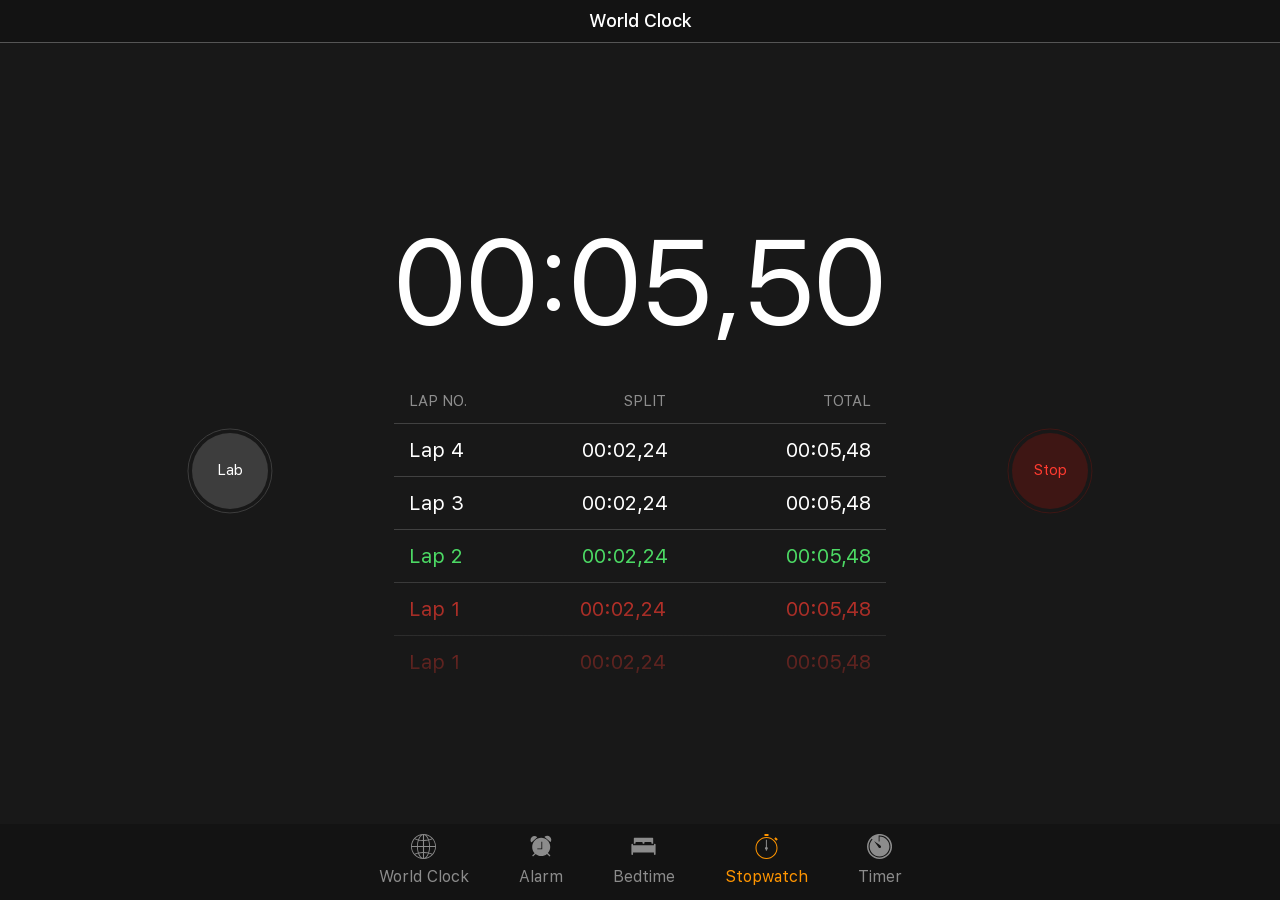
<file: src/stopwatch.html>
<!DOCTYPE html>
<html lang="en">

<head>
    <meta charset="UTF-8" />
    <meta name="viewport" content="width=device-width, initial-scale=1.0" />
    <title>Stopwatch</title>

    <!-- ================ FONTS ================= -->
    <link
        href="https://fonts.googleapis.com/css2?family=Josefin+Sans:wght@400;500;700&family=Roboto:wght@400;500;700;900&display=swap"
        rel="stylesheet" />

    <link rel="stylesheet" href="fonts/stylesheet.css">
    <link rel="stylesheet" href="./css/bootstrap.css" />
    <link rel="stylesheet" href="./css/style.css" />
</head>

<body class="stopwatch-section">

    <nav class="top-nav p-1">
        <h5 class="heading">world clock</h5>
    </nav>

    <section class="stopwatch">
        <div class="stopwatch__content">
            <div class="stopwatch__time">00:05,50</div>
            <ul class="stopwatch__list">
                <li class="stopwatch__item stopwatch__item--header color-gray">
                    <span class="left uppercase">LAP NO.</span>
                    <span class="center uppercase">SPLIT</span>
                    <span class="right uppercase">total</span>
                </li>

                <li class="stopwatch__item stopwatch__item--body">
                    <span class="left capitalize">lap 4</span>
                    <span class="center capitalize">00:02,24</span>
                    <span class="right capitalize">00:05,48</span>
                </li>
                <li class="stopwatch__item stopwatch__item--body">
                    <span class="left capitalize">lap 3</span>
                    <span class="center capitalize">00:02,24</span>
                    <span class="right capitalize">00:05,48</span>
                </li>
                <li class="color-green stopwatch__item stopwatch__item--body">
                    <span class="left capitalize">lap 2</span>
                    <span class="center capitalize">00:02,24</span>
                    <span class="right capitalize">00:05,48</span>
                </li>
                <li class="color-red stopwatch__item stopwatch__item--body">
                    <span class="left capitalize">lap 1</span>
                    <span class="center capitalize">00:02,24</span>
                    <span class="right capitalize">00:05,48</span>
                </li>
                <li class="color-red stopwatch__item stopwatch__item--body">
                    <span class="left capitalize">lap 1</span>
                    <span class="center capitalize">00:02,24</span>
                    <span class="right capitalize">00:05,48</span>
                </li>
            </ul>
        </div>

        <div class="stopwatch__buttons">
            <button class="prev-btn btn">lab</button>
            <button class="next-btn btn">stop</button>
        </div>
    </section>

    <nav class="nav">
        <ul class="nav__list">
            <li class="nav__item">
                <a href="index.html" class="nav__link">
                    <svg>
                        <use xlink:href="img/icons.svg#icon-Icon-world"></use>
                    </svg>
                    <span>world clock</span>
                </a>
            </li>
            <li class="nav__item">
                <a href="alarm.html" class="nav__link">
                    <svg>
                        <use xlink:href="img/icons.svg#icon-icon-timer"></use>
                    </svg>
                    <span>alarm</span>
                </a>
            </li>
            <li class="nav__item">
                <a href="badtime.html" class="nav__link">
                    <svg>
                        <use xlink:href="img/icons.svg#icon-Icon-3"></use>
                    </svg>
                    <span>Bedtime</span>
                </a>
            </li>
            <li class="nav__item active">
                <a href="stopwatch.html" class="nav__link">
                    <svg>
                        <use xlink:href="img/icons.svg#icon-Icon-4"></use>
                    </svg>
                    <span>Stopwatch</span>
                </a>
            </li>
            <li class="nav__item">
                <a href="timer.html" class="nav__link">
                    <svg>
                        <use xlink:href="img/icons.svg#icon-Icon-51"></use>
                    </svg>
                    <span>timer</span>
                </a>
            </li>
        </ul>
    </nav>

</body>

</html>
</file>
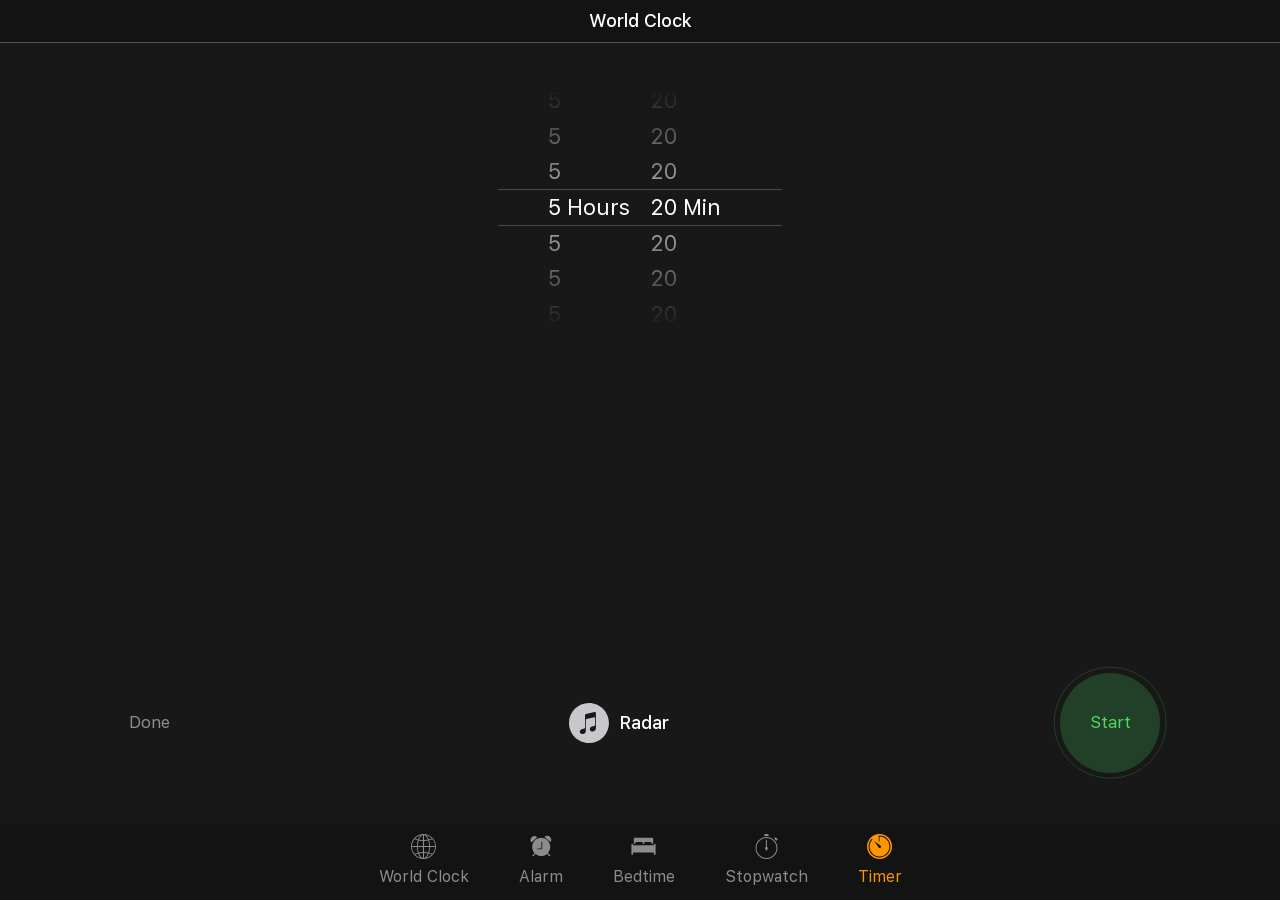
<file: src/timer.html>
<!DOCTYPE html>
<html lang="en">

<head>
    <meta charset="UTF-8" />
    <meta name="viewport" content="width=device-width, initial-scale=1.0" />
    <title>timer</title>

    <!-- ================ FONTS ================= -->
    <link
        href="https://fonts.googleapis.com/css2?family=Josefin+Sans:wght@400;500;700&family=Roboto:wght@400;500;700;900&display=swap"
        rel="stylesheet" />

    <link rel="stylesheet" href="fonts/stylesheet.css">
    <link rel="stylesheet" href="./css/bootstrap.css" />
    <link rel="stylesheet" href="./css/style.css" />
</head>

<body class="timer-section">

    <nav class="top-nav p-1">
        <h5 class="heading">world clock</h5>
    </nav>

    <section class="timer">
        <div class="timer__content">
            <div class="timer__top">
                <ul class="timer__list">
                    <li class="timer__item">
                        <span class="hours">5</span>
                        <span class="min">20</span>
                    </li>
                    <li class="timer__item">
                        <span class="hours">5</span>
                        <span class="min">20</span>
                    </li>
                    <li class="timer__item">
                        <span class="hours">5</span>
                        <span class="min">20</span>
                    </li>
                    <li class="timer__item active">
                        <span class="hours">5 hours</span>
                        <span class="min">20 min</span>
                    </li>
                    <li class="timer__item">
                        <span class="hours">5</span>
                        <span class="min">20</span>
                    </li>
                    <li class="timer__item">
                        <span class="hours">5</span>
                        <span class="min">20</span>
                    </li>
                    <li class="timer__item">
                        <span class="hours">5</span>
                        <span class="min">20</span>
                    </li>
                </ul>
            </div>
            <div class="timer__bottom">
                <button class="btn btn-text btn-done">done</button>
                <div class="timer__name">
                    <div class="radar-icon">
                        <svg>
                            <use xlink:href="img/icons.svg#icon-music"></use>
                        </svg>
                    </div>
                    <h5 class="heading">radar</h5>
                </div>
                <button class="btn btn-start">start</button>
            </div>
        </div>
    </section>

    <nav class="nav">
        <ul class="nav__list">
            <li class="nav__item">
                <a href="index.html" class="nav__link">
                    <svg>
                        <use xlink:href="img/icons.svg#icon-Icon-world"></use>
                    </svg>
                    <span>world clock</span>
                </a>
            </li>
            <li class="nav__item">
                <a href="alarm.html" class="nav__link">
                    <svg>
                        <use xlink:href="img/icons.svg#icon-icon-timer"></use>
                    </svg>
                    <span>alarm</span>
                </a>
            </li>
            <li class="nav__item">
                <a href="badtime.html" class="nav__link">
                    <svg>
                        <use xlink:href="img/icons.svg#icon-Icon-3"></use>
                    </svg>
                    <span>Bedtime</span>
                </a>
            </li>
            <li class="nav__item">
                <a href="stopwatch.html" class="nav__link">
                    <svg>
                        <use xlink:href="img/icons.svg#icon-Icon-4"></use>
                    </svg>
                    <span>Stopwatch</span>
                </a>
            </li>
            <li class="nav__item active">
                <a href="timer.html" class="nav__link">
                    <svg>
                        <use xlink:href="img/icons.svg#icon-Icon-51"></use>
                    </svg>
                    <span>timer</span>
                </a>
            </li>
        </ul>
    </nav>

</body>

</html>
</file>
<file: src/fonts/stylesheet.css>
@font-face {
    font-family: 'SF UI Display';
    src: url('SFUIDisplay-Light.woff2') format('woff2'),
        url('SFUIDisplay-Light.woff') format('woff');
    font-weight: 200;
    font-style: normal;
    font-display: swap;
}

@font-face {
    font-family: 'SF UI Display';
    src: url('SFUIDisplay-Regular.woff2') format('woff2'),
        url('SFUIDisplay-Regular.woff') format('woff');
    font-weight: normal;
    font-style: normal;
    font-display: swap;
}

@font-face {
    font-family: 'SF UI Display';
    src: url('SFUIDisplay-Medium.woff2') format('woff2'),
        url('SFUIDisplay-Medium.woff') format('woff');
    font-weight: 500;
    font-style: normal;
    font-display: swap;
}

@font-face {
    font-family: 'SF UI Display';
    src: url('SFUIDisplay-Semibold.woff2') format('woff2'),
        url('SFUIDisplay-Semibold.woff') format('woff');
    font-weight: 600;
    font-style: normal;
    font-display: swap;
}

@font-face {
    font-family: 'SF UI Display';
    src: url('SFUIDisplay-Thin.woff2') format('woff2'),
        url('SFUIDisplay-Thin.woff') format('woff');
    font-weight: 100;
    font-style: normal;
    font-display: swap;
}

@font-face {
    font-family: 'SF UI Display';
    src: url('SFUIDisplay-Ultralight.woff2') format('woff2'),
        url('SFUIDisplay-Ultralight.woff') format('woff');
    font-weight: 200;
    font-style: normal;
    font-display: swap;
}

@font-face {
    font-family: 'SF UI Display';
    src: url('SFUIDisplay-Black.woff2') format('woff2'),
        url('SFUIDisplay-Black.woff') format('woff');
    font-weight: 900;
    font-style: normal;
    font-display: swap;
}

@font-face {
    font-family: 'SF UI Display';
    src: url('SFUIDisplay-Bold.woff2') format('woff2'),
        url('SFUIDisplay-Bold.woff') format('woff');
    font-weight: bold;
    font-style: normal;
    font-display: swap;
}

@font-face {
    font-family: 'SF UI Display';
    src: url('SFUIDisplay-Heavy.woff2') format('woff2'),
        url('SFUIDisplay-Heavy.woff') format('woff');
    font-weight: 900;
    font-style: normal;
    font-display: swap;
}

@font-face {
    font-family: 'SF UI Text';
    src: url('SFUIText-Medium.woff2') format('woff2'),
        url('SFUIText-Medium.woff') format('woff');
    font-weight: 500;
    font-style: normal;
    font-display: swap;
}

@font-face {
    font-family: 'SF UI Text';
    src: url('SFUIText-Regular.woff2') format('woff2'),
        url('SFUIText-Regular.woff') format('woff');
    font-weight: normal;
    font-style: normal;
    font-display: swap;
}

@font-face {
    font-family: 'SF UI Text';
    src: url('SFUIText-Semibold.woff2') format('woff2'),
        url('SFUIText-Semibold.woff') format('woff');
    font-weight: 600;
    font-style: normal;
    font-display: swap;
}

@font-face {
    font-family: 'SF UI Text';
    src: url('SFUIText-Bold.woff2') format('woff2'),
        url('SFUIText-Bold.woff') format('woff');
    font-weight: bold;
    font-style: normal;
    font-display: swap;
}

@font-face {
    font-family: 'SF UI Text';
    src: url('SFUIText-Heavy.woff2') format('woff2'),
        url('SFUIText-Heavy.woff') format('woff');
    font-weight: 900;
    font-style: normal;
    font-display: swap;
}

@font-face {
    font-family: 'SF UI Text';
    src: url('SFUIText-Light.woff2') format('woff2'),
        url('SFUIText-Light.woff') format('woff');
    font-weight: 300;
    font-style: normal;
    font-display: swap;
}

@font-face {
    font-family: 'Open Sans';
    src: url('OpenSans-Regular.woff2') format('woff2'),
        url('OpenSans-Regular.woff') format('woff');
    font-weight: normal;
    font-style: normal;
    font-display: swap;
}
</file>
<file: src/css/style.css>
*,
*::after,
*::before {
  margin: 0;
  padding: 0;
  box-sizing: border-box;
  list-style: none;
  text-decoration: none;
  outline: none;
  text-transform: capitalize;
}

html {
  font-size: 62.5%;
  scroll-behavior: smooth;
  overflow-x: hidden;
}
@media only screen and (max-width: 64em) {
  html {
    font-size: 55%;
  }
}
@media only screen and (max-width: 64em) {
  html {
    font-size: 50%;
  }
}

body {
  font-family: "SF UI Text", sans-serif;
  font-size: 1.6rem;
  line-height: 1.6;
  color: #fff;
  overflow-x: hidden;
  background-color: #181818;
}

.containers {
  width: 95%;
  max-width: 120rem;
}

h5.heading {
  font-size: clamp(18px, 3vw, 2.4rem);
  font-size: 1.8rem;
}

h4.heading {
  font-size: 2.2rem;
}

h6.heading {
  font-size: 1.5rem;
}

.p__text {
  font-size: 1.6rem;
  color: #8c8c8c;
}

.bold {
  font-weight: bold;
}

.center {
  text-align: center;
}

.uppercase {
  text-transform: uppercase;
}

.capitalize {
  text-transform: capitalize;
}

.color-dark {
  fill: #8c8c8c;
  color: #8c8c8c;
}

html,
body,
div,
span,
applet,
object,
iframe,
h1,
h2,
h3,
h4,
h5,
h6,
p,
blockquote,
pre,
a,
abbr,
acronym,
address,
big,
cite,
code,
del,
dfn,
em,
img,
ins,
kbd,
q,
s,
samp,
small,
strike,
strong,
sub,
sup,
tt,
var,
b,
u,
i,
center,
dl,
dt,
dd,
ol,
ul,
li,
fieldset,
form,
label,
legend,
table,
caption,
tbody,
tfoot,
thead,
tr,
th,
td,
article,
aside,
canvas,
details,
embed,
figure,
figcaption,
footer,
header,
hgroup,
menu,
nav,
output,
ruby,
section,
summary,
time,
mark,
audio,
video {
  margin: 0;
  padding: 0;
  border: 0;
  vertical-align: baseline;
}

article,
aside,
details,
figcaption,
figure,
footer,
header,
hgroup,
menu,
nav,
section {
  display: block;
}

ol,
ul {
  list-style: none;
}

blockquote,
q {
  quotes: none;
}

blockquote:before,
blockquote:after,
q:before,
q:after {
  content: "";
  content: none;
}

table {
  border-collapse: collapse;
  border-spacing: 0;
}

a:hover {
  text-decoration: none;
}

.white {
  color: #fff;
}

.laptop-land-show {
  display: none !important;
}
@media only screen and (max-width: 75em) {
  .laptop-land-show {
    display: block !important;
  }
}

@media only screen and (max-width: 75em) {
  .laptop-land-hide {
    display: none;
  }
}

.laptop-port-show {
  display: none;
}
@media only screen and (max-width: 64em) {
  .laptop-port-show {
    display: block;
  }
}

@media only screen and (max-width: 64em) {
  .laptop-port-hide {
    display: none;
  }
}

.tablet-land-show {
  display: none !important;
}
@media only screen and (max-width: 62em) {
  .tablet-land-show {
    display: block !important;
  }
}

@media only screen and (max-width: 62em) {
  .tablet-land-hide {
    display: none !important;
  }
}

.tablet-port-show {
  display: none !important;
}
@media only screen and (max-width: 48em) {
  .tablet-port-show {
    display: block !important;
  }
}

@media only screen and (max-width: 48em) {
  .tablet-port-hide {
    display: none !important;
  }
}

@media only screen and (max-width: 35.9375em) {
  .mbl-land-hide {
    display: none;
  }
}

.mbl-land-show {
  display: none;
}
@media only screen and (max-width: 35.9375em) {
  .mbl-land-show {
    display: block;
  }
}

.hide {
  opacity: 0;
  visibility: hidden;
}

.m--1 {
  margin: 0.5rem !important;
}

.m-1 {
  margin: 1rem !important;
}

.m-2 {
  margin: 2rem !important;
}

.m-3 {
  margin: 3rem !important;
}

.m-3 {
  margin: 3rem !important;
}

.m-4 {
  margin: 4rem !important;
}

.m-5 {
  margin: 5rem !important;
}

.mt-1 {
  margin-top: 1rem !important;
}

.mt-2 {
  margin-top: 2rem !important;
}

.mt-3 {
  margin-top: 3rem !important;
}

.mt-4 {
  margin-top: 4rem !important;
}

.mt-5 {
  margin-top: 5rem !important;
}

.mt-6 {
  margin-top: 6rem !important;
}

.mt-7 {
  margin-top: 7rem !important;
}

.mt-8 {
  margin-top: 8rem !important;
}

.mt-9 {
  margin-top: 9rem !important;
}

.mt-10 {
  margin-top: 10rem !important;
}

.mb-1 {
  margin-bottom: 1rem !important;
}

.mb-2 {
  margin-bottom: 2rem !important;
}

.mb-3 {
  margin-bottom: 3rem !important;
}

.mb-4 {
  margin-bottom: 4rem !important;
}

.mb-5 {
  margin-bottom: 5rem !important;
}

.mb-6 {
  margin-bottom: 6rem !important;
}

.mb-7 {
  margin-bottom: 7rem !important;
}

.mb-8 {
  margin-bottom: 8rem !important;
}

.mb-9 {
  margin-bottom: 9rem !important;
}

.mb-10 {
  margin-bottom: 10rem !important;
}

.p-1 {
  padding: 1rem !important;
}

.p-2 {
  padding: 2rem !important;
}

.p-3 {
  padding: 3rem !important;
}

.p-4 {
  padding: 4rem !important;
}

.p-5 {
  padding: 5rem !important;
}

.pt-1 {
  padding-top: 1rem !important;
}

.pt-2 {
  padding-top: 2rem !important;
}

.pt-3 {
  padding-top: 3rem !important;
}

.pt-4 {
  padding-top: 4rem !important;
}

.pt-5 {
  padding-top: 5rem !important;
}

.pt-6 {
  padding-top: 6rem !important;
}

.pt-7 {
  padding-top: 7rem !important;
}

.pt-8 {
  padding-top: 8rem !important;
}

.pt-9 {
  padding-top: 9rem !important;
}

.pt-10 {
  padding-top: 10rem !important;
}

.pb-1 {
  padding-bottom: 1rem !important;
}

.pb-2 {
  padding-bottom: 2rem !important;
}

.pb-3 {
  padding-bottom: 3rem !important;
}

.pb-4 {
  padding-bottom: 4rem !important;
}

.pb-5 {
  padding-bottom: 5rem !important;
}

.pb-6 {
  padding-bottom: 6rem !important;
}

.pb-7 {
  padding-bottom: 7rem !important;
}

.pb-8 {
  padding-bottom: 8rem !important;
}

.pb-9 {
  padding-bottom: 9rem !important;
}

.pb-10 {
  padding-bottom: 10rem !important;
}

.ch-1 {
  max-width: 1ch;
}

.ch-2 {
  max-width: 2ch;
}

.ch-3 {
  max-width: 3ch;
}

.ch-4 {
  max-width: 4ch;
}

.ch-5 {
  max-width: 5ch;
}

.ch-6 {
  max-width: 6ch;
}

.ch-7 {
  max-width: 7ch;
}

.ch-8 {
  max-width: 8ch;
}

.ch-9 {
  max-width: 9ch;
}

.ch-10 {
  max-width: 10ch;
}

.ch-11 {
  max-width: 11ch;
}

.ch-12 {
  max-width: 12ch;
}

.ch-13 {
  max-width: 13ch;
}

.ch-14 {
  max-width: 14ch;
}

.ch-15 {
  max-width: 15ch;
}

.ch-16 {
  max-width: 16ch;
}

.ch-17 {
  max-width: 17ch;
}

.ch-18 {
  max-width: 18ch;
}

.ch-19 {
  max-width: 19ch;
}

.ch-20 {
  max-width: 20ch;
}

.ch-21 {
  max-width: 21ch;
}

.ch-22 {
  max-width: 22ch;
}

.ch-23 {
  max-width: 23ch;
}

.ch-24 {
  max-width: 24ch;
}

.ch-25 {
  max-width: 25ch;
}

.ch-26 {
  max-width: 26ch;
}

.ch-27 {
  max-width: 27ch;
}

.ch-28 {
  max-width: 28ch;
}

.ch-29 {
  max-width: 29ch;
}

.ch-30 {
  max-width: 30ch;
}

.ch-31 {
  max-width: 31ch;
}

.ch-32 {
  max-width: 32ch;
}

.ch-33 {
  max-width: 33ch;
}

.ch-34 {
  max-width: 34ch;
}

.ch-35 {
  max-width: 35ch;
}

.ch-36 {
  max-width: 36ch;
}

.ch-37 {
  max-width: 37ch;
}

.ch-38 {
  max-width: 38ch;
}

.ch-39 {
  max-width: 39ch;
}

.ch-40 {
  max-width: 40ch;
}

.ch-41 {
  max-width: 41ch;
}

.ch-42 {
  max-width: 42ch;
}

.ch-43 {
  max-width: 43ch;
}

.ch-44 {
  max-width: 44ch;
}

.ch-45 {
  max-width: 45ch;
}

.ch-46 {
  max-width: 46ch;
}

.ch-47 {
  max-width: 47ch;
}

.ch-48 {
  max-width: 48ch;
}

.ch-49 {
  max-width: 49ch;
}

.ch-50 {
  max-width: 50ch;
}

.ch-51 {
  max-width: 51ch;
}

.ch-52 {
  max-width: 52ch;
}

.ch-53 {
  max-width: 53ch;
}

.ch-54 {
  max-width: 54ch;
}

.ch-55 {
  max-width: 55ch;
}

.ch-56 {
  max-width: 56ch;
}

.ch-57 {
  max-width: 57ch;
}

.ch-58 {
  max-width: 58ch;
}

.ch-59 {
  max-width: 59ch;
}

.ch-60 {
  max-width: 60ch;
}

.ch-61 {
  max-width: 61ch;
}

.ch-62 {
  max-width: 62ch;
}

.ch-63 {
  max-width: 63ch;
}

.ch-64 {
  max-width: 64ch;
}

.ch-65 {
  max-width: 65ch;
}

.ch-66 {
  max-width: 66ch;
}

.ch-67 {
  max-width: 67ch;
}

.ch-68 {
  max-width: 68ch;
}

.ch-69 {
  max-width: 69ch;
}

.ch-70 {
  max-width: 70ch;
}

.ch-71 {
  max-width: 71ch;
}

.ch-72 {
  max-width: 72ch;
}

.ch-73 {
  max-width: 73ch;
}

.ch-74 {
  max-width: 74ch;
}

.ch-75 {
  max-width: 75ch;
}

.ch-76 {
  max-width: 76ch;
}

.ch-77 {
  max-width: 77ch;
}

.ch-78 {
  max-width: 78ch;
}

.ch-79 {
  max-width: 79ch;
}

.ch-80 {
  max-width: 80ch;
}

.ch-81 {
  max-width: 81ch;
}

.ch-82 {
  max-width: 82ch;
}

.ch-83 {
  max-width: 83ch;
}

.ch-84 {
  max-width: 84ch;
}

.ch-85 {
  max-width: 85ch;
}

.ch-86 {
  max-width: 86ch;
}

.ch-87 {
  max-width: 87ch;
}

.ch-88 {
  max-width: 88ch;
}

.ch-89 {
  max-width: 89ch;
}

.ch-90 {
  max-width: 90ch;
}

.ch-91 {
  max-width: 91ch;
}

.ch-92 {
  max-width: 92ch;
}

.ch-93 {
  max-width: 93ch;
}

.ch-94 {
  max-width: 94ch;
}

.ch-95 {
  max-width: 95ch;
}

.ch-96 {
  max-width: 96ch;
}

.ch-97 {
  max-width: 97ch;
}

.ch-98 {
  max-width: 98ch;
}

.ch-99 {
  max-width: 99ch;
}

.ch-100 {
  max-width: 100ch;
}

.btn {
  cursor: pointer;
  transition: all 0.3s;
  text-transform: capitalize;
}
.btn svg {
  height: 2rem;
  width: 2rem;
}
.btn:hover {
  color: #ff9500;
}
.btn-cencel {
  color: #ff9500;
  font-size: 1.7rem;
}

.btn-text {
  color: #ff9500;
  font-size: 1.7rem;
}

.plus-btn .icon-plus {
  fill: #ff9500;
  height: 2.5rem;
  width: 2.5rem;
}

.nav {
  padding: 1rem 0;
  width: 100%;
  background-color: #131313;
  position: fixed;
  bottom: 0;
  left: 0;
  z-index: 500;
}
.nav__list {
  display: flex;
  justify-content: center;
  align-items: center;
  width: 100%;
  gap: 5rem;
}
@media only screen and (max-width: 30em) {
  .nav__list {
    gap: 2rem;
  }
}
@media only screen and (max-width: 23.75em) {
  .nav__list {
    gap: 1rem;
  }
}
.nav__link {
  display: flex;
  flex-direction: column;
  align-items: center;
  text-decoration: none;
  gap: 0.5rem;
}
.nav__link svg {
  height: 2.5rem;
  width: 2.5rem;
  fill: #8c8c8c;
  transition: all 0.3s;
}
@media only screen and (max-width: 30em) {
  .nav__link svg {
    height: 2rem;
    width: 2rem;
  }
}
.nav__link span {
  font-size: 1.6rem;
  color: #8c8c8c;
  transition: all 0.3s;
}
@media only screen and (max-width: 30em) {
  .nav__link span {
    font-size: 1.4rem;
  }
}
@media only screen and (max-width: 23.75em) {
  .nav__link span {
    font-size: 1.2rem;
  }
}
.nav .active span, .nav__link:hover span {
  color: #ff9500;
}
.nav .active svg, .nav__link:hover svg {
  fill: #ff9500;
}

.top-nav {
  height: auto;
  width: 100%;
  padding: 5rem;
  background-color: #131313;
  border-bottom: 1px solid #eeeeee4d;
  display: flex;
  justify-content: space-between;
  align-items: center;
  z-index: 500;
}

.owl-nav,
.owl-dots {
  display: none;
}

.switch {
  position: relative;
  display: inline-block;
  width: 55px;
  height: 28px;
}

.switch input {
  opacity: 0;
  width: 0;
  height: 0;
}

.slider {
  position: absolute;
  cursor: pointer;
  top: 0;
  left: 0;
  right: 0;
  bottom: 0;
  background-color: #131313;
  -webkit-transition: 0.4s;
  transition: 0.4s;
  border: 1px solid #fff;
}

.slider:before {
  position: absolute;
  content: "";
  height: 25px;
  width: 25px;
  left: 0;
  bottom: 0;
  background-color: #fff;
  -webkit-transition: 0.4s;
  transition: 0.4s;
}

input:checked + .slider {
  background-color: #4cd964;
}

input:checked + .slider:before {
  -webkit-transform: translateX(26px);
  -ms-transform: translateX(26px);
  transform: translateX(26px);
}

/* Rounded sliders */
.slider.round {
  border-radius: 34px;
}

.slider.round:before {
  border-radius: 50%;
}

.overlay-active .nav__link span,
.overlay-active .edit-btn,
.overlay-active .badtime__time .badtime__waketime h4 {
  color: #8c8c8c;
}
.overlay-active .nav__link svg,
.overlay-active .plus-btn .icon-plus,
.overlay-active .badtime__time .badtime__waketime .icon {
  fill: #8c8c8c;
}
.overlay-active .badtime__time .badtime__waketime .checkbox {
  display: none;
}
.overlay-active .badtime__watch img {
  filter: grayscale(100%);
}

.overlay {
  position: fixed;
  top: 0;
  left: 0;
  height: 100%;
  width: 100%;
  background-image: linear-gradient(rgba(0, 0, 0, 0.404), rgba(0, 0, 0, 0.473));
  z-index: 501;
}

.world-clock {
  height: calc(100vh - 12.5rem);
  overflow-y: scroll;
}

.world__img--area {
  width: 100%;
  height: 40rem;
}
.world__img--area img {
  height: 100%;
  width: 100%;
  object-fit: cover;
  object-position: top center;
}
.world .clock__item {
  background-color: #131313;
}
.world .clock__item h5 {
  color: #fff;
}
.world .clock__item .p__text {
  color: #8c8c8c;
}
.world .clock__watch {
  height: 100%;
  width: 100%;
  display: flex;
  justify-content: center;
  align-items: center;
}
.world .clock__bg {
  height: 12.5rem;
  width: 12.5rem;
  display: flex;
  justify-content: center;
  align-items: center;
  background-size: cover;
  background-position: center;
  border-radius: 50%;
  position: relative;
}
.world .clock__bg::before {
  position: absolute;
  top: 50%;
  left: 50%;
  transform: translate(-50%, -50%);
  content: "";
  display: inline-block;
  height: 1rem;
  width: 1rem;
  background-color: #fff;
  border-radius: 50%;
  z-index: 100;
}
.world .clock__hour, .world .clock__min, .world .clock__second {
  position: absolute;
}
.world .clock__hour .hr {
  height: 100%;
  width: 100%;
}
.world .clock__min .mn {
  height: 100%;
  width: 100%;
}
.world .clock__second .sc {
  height: 100%;
  width: 100%;
}
.world .clock .hr,
.world .clock .mn,
.world .clock .sc {
  display: flex;
  justify-content: center;
  position: absolute;
  border-radius: 50%;
}
.world .clock .hr::before {
  position: absolute;
  content: "";
  width: 0.5rem;
  height: 3rem;
  background-color: #fff;
  z-index: 10;
  border-radius: 0 0 1rem 1rem;
}
.world .clock .mn::before {
  position: absolute;
  content: "";
  width: 0.3rem;
  height: 3.5rem;
  background-color: #fff;
  z-index: 11;
  border-radius: 0 0 1rem 1rem;
}
.world .clock .sc::before {
  position: absolute;
  content: "";
  width: 0.2rem;
  height: 4.5rem;
  background-color: #ff9500;
  z-index: 12;
  border-radius: 0 0 1rem 1rem;
}
.world .clock .hr {
  transform: rotate(10deg);
}
.world .clock .mn {
  transform: rotate(90deg);
}
.world .clock .sc {
  transform: rotate(120deg);
}
.world .clock-black .clock__bg {
  background-image: url(../img/clock-black.png);
}
.world .clock-white .clock__bg {
  background-image: url(../img/clock-white.png);
}
.world .clock-white .clock__bg::before {
  background-color: #181818;
}
.world .clock-white .hr::before,
.world .clock-white .mn::before {
  background-color: #181818;
}

.city__search {
  display: flex;
  align-items: center;
  padding: 0 2rem;
  margin: 2rem 0;
}
.city__form {
  border: 1px solid #8c8c8c;
  margin-right: auto;
  width: 100%;
  display: flex;
  align-items: center;
  background-color: #3d3d3d;
  padding: 0.6rem 1.5rem;
  border: none;
  border-radius: 0.5rem;
  position: relative;
}
.city__form svg {
  height: 2.5rem;
  width: 2.5rem;
  padding-right: 1rem;
  fill: #8c8c8c;
}
.city__input {
  background-color: transparent;
  border: none;
  outline: none;
  width: 100%;
  height: 100%;
  color: #fff;
}
.city__header {
  padding: 1rem 2rem;
  width: 96%;
  background-color: #8c8c8c;
}
.city__list {
  padding: 1.5rem;
  max-height: 47rem;
  height: 1005;
  width: 100%;
  overflow-y: scroll;
  margin-top: 14rem;
}
.city__item {
  display: flex;
  justify-content: space-between;
  align-items: center;
  padding: 0.5rem 0.4rem;
}
.city__item:not(:last-child) {
  border-bottom: 1px solid #8c8c8c;
}
.city__name {
  font-size: 1.8rem;
  color: #fff;
}
.city__list--right {
  display: flex;
  flex-direction: column;
  gap: 0.5rem;
}
.city__list--right span {
  color: #ff9500;
}
.city__dot {
  height: 1rem;
  width: 1rem;
  border-radius: 50%;
  background-color: #ff9500;
}
.city .btn-text {
  color: #8c8c8c;
}
.city .city__nav {
  position: fixed;
  top: 0;
  left: 0;
  width: 100%;
  display: block;
}

.choose-city {
  position: fixed;
  top: 50%;
  left: 50%;
  transform: translate(-50%, -50%);
  background-color: #181818;
  max-width: 55rem;
  z-index: 501;
  border-radius: 1rem;
  max-height: 62rem;
  width: 54rem;
}
.choose-city::-webkit-scrollbar {
  display: none;
}
@media only screen and (max-width: 48em) {
  .choose-city {
    width: 80%;
  }
}
.choose-city p {
  padding: 1rem 1rem 0 1rem;
}

.alarm {
  display: grid;
  grid-template-columns: repeat(4, 1fr);
  grid-gap: 0.5rem;
  width: 100%;
  height: calc(100vh - 12rem);
  overflow-y: scroll;
}
@media only screen and (max-width: 62em) {
  .alarm {
    grid-template-columns: repeat(3, 1fr);
  }
}
@media only screen and (max-width: 650px) {
  .alarm {
    grid-template-columns: repeat(2, 1fr);
  }
}
@media only screen and (max-width: 30em) {
  .alarm {
    grid-template-columns: repeat(1, 1fr);
  }
}
.alarm__item {
  background-color: #131313;
  padding: 5rem;
}
@media only screen and (max-width: 30em) {
  .alarm__item {
    text-align: center;
  }
}
.alarm__time {
  font-size: 6rem;
  font-family: "SF UI Display", sans-serif;
  color: #8c8c8c;
}
.alarm__name, .alarm__repeat, .alarm__sound {
  font-size: 1.8rem;
  color: #8c8c8c;
}

.badtime-body {
  background-color: #0d0d0d;
}

.badtime {
  width: 100%;
  height: auto;
  height: calc(100vh - 13.5rem);
  display: grid;
  grid-template-columns: repeat(2, 1fr);
}
@media only screen and (max-width: 48em) {
  .badtime {
    grid-template-columns: repeat(1, 1fr);
  }
}
.badtime__time {
  display: flex;
  justify-content: center;
  align-items: center;
  gap: 0 5rem;
  width: 100%;
  height: 100%;
}
@media only screen and (max-width: 23.75em) {
  .badtime__time {
    gap: 0 1rem;
  }
}
.badtime__settime {
  padding: 5rem;
}
@media only screen and (max-width: 30em) {
  .badtime__settime {
    padding: 2rem;
  }
}
.badtime__settime .top {
  text-align: left;
}
.badtime .center {
  display: flex;
  justify-content: right;
  align-items: center;
  gap: 0 0.5rem;
}
.badtime .center .icon-moon {
  height: 3rem;
  width: 2.5rem;
  transform: translateY(-0.8rem);
  fill: #ff9500;
}
.badtime .center h4 {
  color: #ff9500;
}
.badtime .bottom {
  font-size: 5.4rem;
  color: #fff;
  text-align: right;
  font-family: "SF UI Display", sans-serif;
}
@media only screen and (max-width: 23.75em) {
  .badtime .bottom {
    font-size: 3.4rem;
  }
}
.badtime__waketime {
  padding: 5rem;
}
@media only screen and (max-width: 30em) {
  .badtime__waketime {
    padding: 2rem;
  }
}
.badtime__waketime .icon-alarm {
  height: 3rem;
  width: 2.5rem;
  fill: #ffcc00;
}
.badtime__waketime .center h4 {
  color: #ffcc00;
}
.badtime__waketime .top {
  text-align: right;
}
.badtime__watch {
  display: flex;
  justify-content: center;
  align-items: center;
  height: 100%;
  width: 100%;
  padding: 5rem;
}
@media only screen and (max-width: 30em) {
  .badtime__watch {
    padding: 2rem;
  }
}
.badtime__imgarea {
  height: 100%;
  width: 100%;
  max-height: 56rem;
  max-width: 56rem;
}
.badtime__imgarea img {
  height: 100%;
  width: 100%;
}

.badtimes-option .option {
  position: fixed;
  top: 5.6rem;
  left: 0;
  background-color: #181818;
  max-width: 55rem;
  z-index: 501;
  border-radius: 1rem;
}
.badtimes-option .option::-webkit-scrollbar {
  display: none;
}
@media only screen and (max-width: 48em) {
  .badtimes-option .option {
    width: 80%;
  }
}
@media only screen and (max-width: 23.75em) {
  .badtimes-option .option {
    width: 100%;
  }
}
.badtimes-option .option h6 {
  padding-left: 2rem;
}
@media only screen and (max-width: 23.75em) {
  .badtimes-option .option h6 {
    padding-left: 1rem;
  }
}
.badtimes-option .option__item {
  display: flex;
  justify-content: space-between;
  align-items: center;
  padding: 1.5rem 2rem;
  gap: 0 2rem;
  background-color: #131313;
}
@media only screen and (max-width: 23.75em) {
  .badtimes-option .option__item {
    padding: 1.5rem 1rem;
  }
}
.badtimes-option .option__item .icon {
  height: 2.5rem;
  width: 2.5rem;
  fill: #8c8c8c;
}
.badtimes-option .option__item .slidecontainer {
  width: 100%;
  position: relative;
}
.badtimes-option .option__item .volume-slider {
  -webkit-appearance: none;
  width: 100%;
  height: 0.5rem;
  border-radius: 2rem;
  outline: none;
  transition: all 0.3s;
}
.badtimes-option .option__item .volume-slider::-webkit-slider-thumb {
  -webkit-appearance: none;
  appearance: none;
  width: 2.8rem;
  height: 2.8rem;
  border-radius: 50%;
  background: #fff;
  position: relative;
  cursor: pointer;
  z-index: 5;
}
.badtimes-option .option__item .volume-progressbar {
  width: 0;
  height: 0.5rem;
  background-color: #ff9500;
  position: absolute;
  top: 50%;
  left: 0;
  border-radius: 2rem;
  z-index: 1;
}
.badtimes-option .option__nav {
  display: flex;
  justify-content: space-between;
  align-items: center;
  background-color: #131313;
}
.badtimes-option .option__nav h5 {
  font-weight: 600;
}
.badtimes-option .option__nav .btn-text {
  color: #8c8c8c;
}
.badtimes-option .option__days--day {
  background-color: #131313;
  display: flex;
  justify-content: space-between;
  align-items: center;
  padding: 1rem 2rem;
  gap: 1rem;
}
.badtimes-option .option__days--day .btn {
  background-color: #8c8c8c;
  height: 3rem;
  width: 3rem;
  border-radius: 50%;
  color: #131313;
  font-family: "SF UI Display", sans-serif;
  display: flex;
  justify-content: center;
  align-items: center;
}
.badtimes-option .option__days--day .active {
  background-color: #ff9500;
  color: #181818;
}

.stopwatch-section .top-nav {
  display: flex;
  justify-content: center;
}

.stopwatch {
  width: 100%;
  height: calc(100vh - 12rem);
  overflow-y: scroll;
  display: flex;
  justify-content: center;
  align-items: center;
  position: relative;
}
.stopwatch__buttons .next-btn,
.stopwatch__buttons .prev-btn {
  height: 7.6rem;
  width: 7.6rem;
  border-radius: 50%;
  position: absolute;
  font-size: 1.5rem;
}
@media only screen and (max-width: 62em) {
  .stopwatch__buttons .next-btn,
.stopwatch__buttons .prev-btn {
    height: 6rem;
    width: 6rem;
  }
}
.stopwatch__buttons .prev-btn {
  top: 50%;
  left: 15%;
  background-color: #3d3d3d;
  color: #fff;
}
.stopwatch__buttons .prev-btn::after {
  height: 115%;
  width: 115%;
  content: "";
  display: block;
  background-color: transparent;
  border-radius: 50%;
  position: absolute;
  top: 50%;
  left: 50%;
  transform: translate(-50%, -50%);
  border: 1px solid #3d3d3d;
}
@media only screen and (max-width: 62em) {
  .stopwatch__buttons .prev-btn {
    left: 5%;
  }
}
@media only screen and (max-width: 23.75em) {
  .stopwatch__buttons .prev-btn {
    left: 25%;
    top: 80%;
  }
}
.stopwatch__buttons .next-btn {
  top: 50%;
  right: 15%;
  background-color: #3e1614;
  color: #ff3b30;
}
.stopwatch__buttons .next-btn::after {
  height: 115%;
  width: 115%;
  content: "";
  display: block;
  background-color: transparent;
  border-radius: 50%;
  position: absolute;
  top: 50%;
  left: 50%;
  transform: translate(-50%, -50%);
  border: 1px solid #3e1614;
}
@media only screen and (max-width: 62em) {
  .stopwatch__buttons .next-btn {
    right: 5%;
  }
}
@media only screen and (max-width: 23.75em) {
  .stopwatch__buttons .next-btn {
    right: 25%;
    top: 80%;
  }
}
.stopwatch__content {
  text-align: center;
}
.stopwatch__time {
  font-size: 12rem;
  font-family: "SF UI Display", sans-serif;
}
@media only screen and (max-width: 35.9375em) {
  .stopwatch__time {
    font-size: 8rem;
  }
}
@media only screen and (max-width: 30em) {
  .stopwatch__time {
    font-size: 7rem;
  }
}
@media only screen and (max-width: 23.75em) {
  .stopwatch__time {
    font-size: 5rem;
  }
}
.stopwatch__list {
  width: 100%;
  height: 30rem;
  overflow-y: scroll;
  position: relative;
}
.stopwatch__list::after {
  content: "";
  display: block;
  height: 10rem;
  width: 100%;
  position: absolute;
  bottom: 0;
  left: 0;
  background-image: linear-gradient(#1818182a, #181818cb);
}
.stopwatch__item {
  display: flex;
  justify-content: space-between;
  align-items: center;
  text-align: center;
  padding: 1rem 1.5rem;
}
.stopwatch__item:not(:last-child) {
  border-bottom: 1px solid #ffffff2d;
}
.stopwatch__item--header {
  font-size: 1.5rem;
}
.stopwatch__item--body {
  font-size: 2rem;
}

.color-red span {
  color: #ff3b30;
}

.color-gray span {
  color: #ffffff83;
}

.color-green span {
  color: #4cd964;
}

.timer-section .top-nav {
  display: flex;
  justify-content: center;
}

.timer {
  width: 100%;
  height: calc(100vh - 12rem);
}
.timer__content {
  height: 100%;
  width: 100%;
  display: flex;
  flex-direction: column;
  justify-content: space-between;
}
.timer__top {
  height: 100%;
  width: 100%;
  display: flex;
  justify-content: center;
  margin-top: 5rem;
}
.timer__list {
  height: 23rem;
  max-width: 32rem;
  overflow-y: scroll;
  display: flex;
  flex-direction: column;
  justify-content: center;
  position: relative;
}
.timer__list::-webkit-scrollbar {
  display: none;
}
.timer__list::after, .timer__list::before {
  content: "";
  display: block;
  height: 40%;
  width: 100%;
  position: absolute;
  left: 0;
}
.timer__list::after {
  background-image: linear-gradient(rgba(24, 24, 24, 0.973), rgba(24, 24, 24, 0.411));
  top: 0;
}
.timer__list::before {
  background-image: linear-gradient(rgba(24, 24, 24, 0.411), rgba(24, 24, 24, 0.973));
  bottom: 0;
}
.timer__item {
  display: grid;
  grid-template-columns: repeat(2, 1fr);
  grid-gap: 1rem 2rem;
  padding: 0 5rem;
}
.timer__item span {
  font-size: 2.2rem;
  color: #fff;
}
.timer .active {
  border-top: 1px solid rgba(255, 255, 255, 0.212);
  border-bottom: 1px solid rgba(255, 255, 255, 0.212);
}
.timer__bottom {
  display: flex;
  justify-content: space-between;
  align-items: center;
  padding: 5rem 12rem;
}
@media only screen and (max-width: 35.9375em) {
  .timer__bottom {
    padding: 5rem 8rem;
  }
}
@media only screen and (max-width: 30em) {
  .timer__bottom {
    padding: 5rem 5rem;
  }
}
@media only screen and (max-width: 23.75em) {
  .timer__bottom {
    padding: 5rem 3rem;
  }
}
.timer__bottom .btn-done {
  color: #8c8c8c;
  font-size: 1.7rem;
}
.timer__bottom .btn-start {
  height: 10rem;
  width: 10rem;
  border-radius: 50%;
  color: #4cd964;
  background-color: #4cd96334;
  font-size: 1.7rem;
  position: relative;
}
.timer__bottom .btn-start::after {
  height: 115%;
  width: 115%;
  content: "";
  display: block;
  background-color: transparent;
  border-radius: 50%;
  position: absolute;
  top: 50%;
  left: 50%;
  transform: translate(-50%, -50%);
  border: 1px solid #4cd96334;
}
@media only screen and (max-width: 35.9375em) {
  .timer__bottom .btn-start {
    height: 8rem;
    width: 8rem;
  }
}
.timer__name {
  display: flex;
  gap: 1rem;
  align-items: center;
}
.timer__name svg {
  height: 4rem;
  width: 4rem;
}

/*# sourceMappingURL=style.css.map */
</file>
